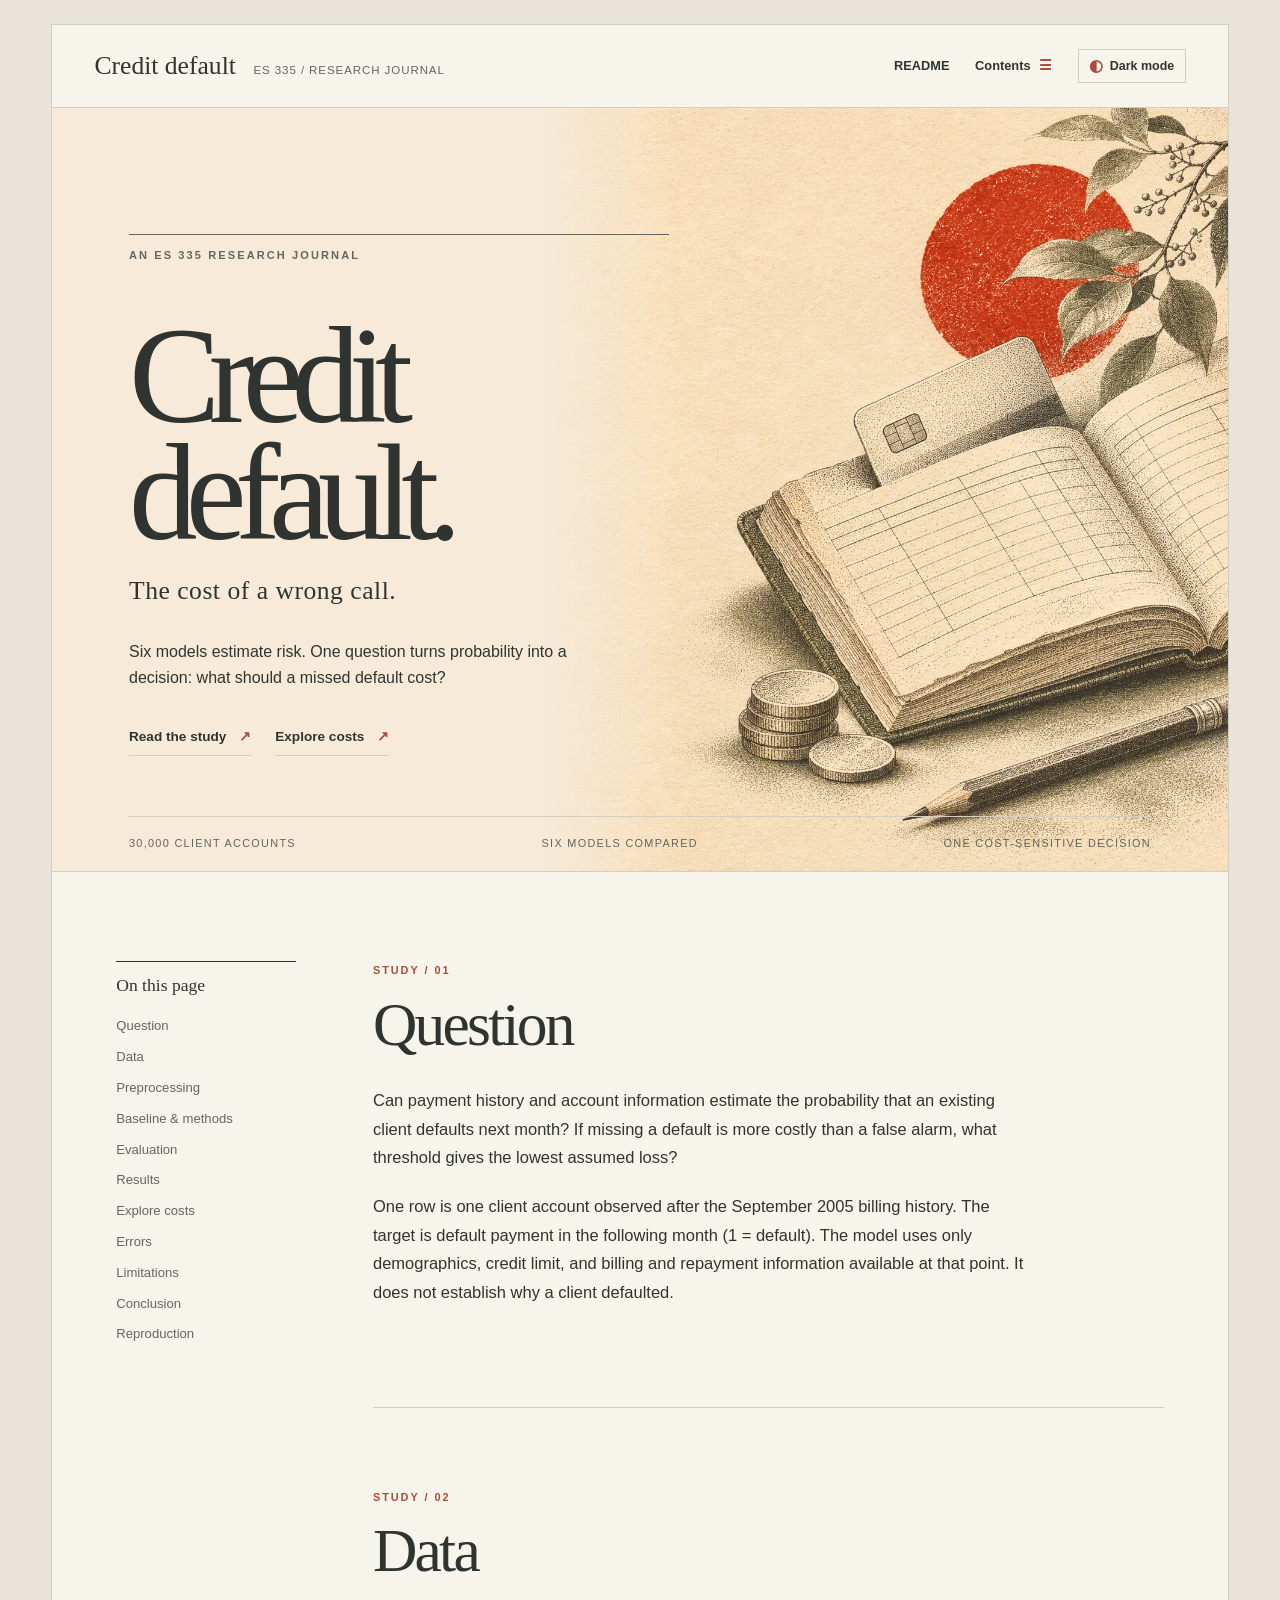
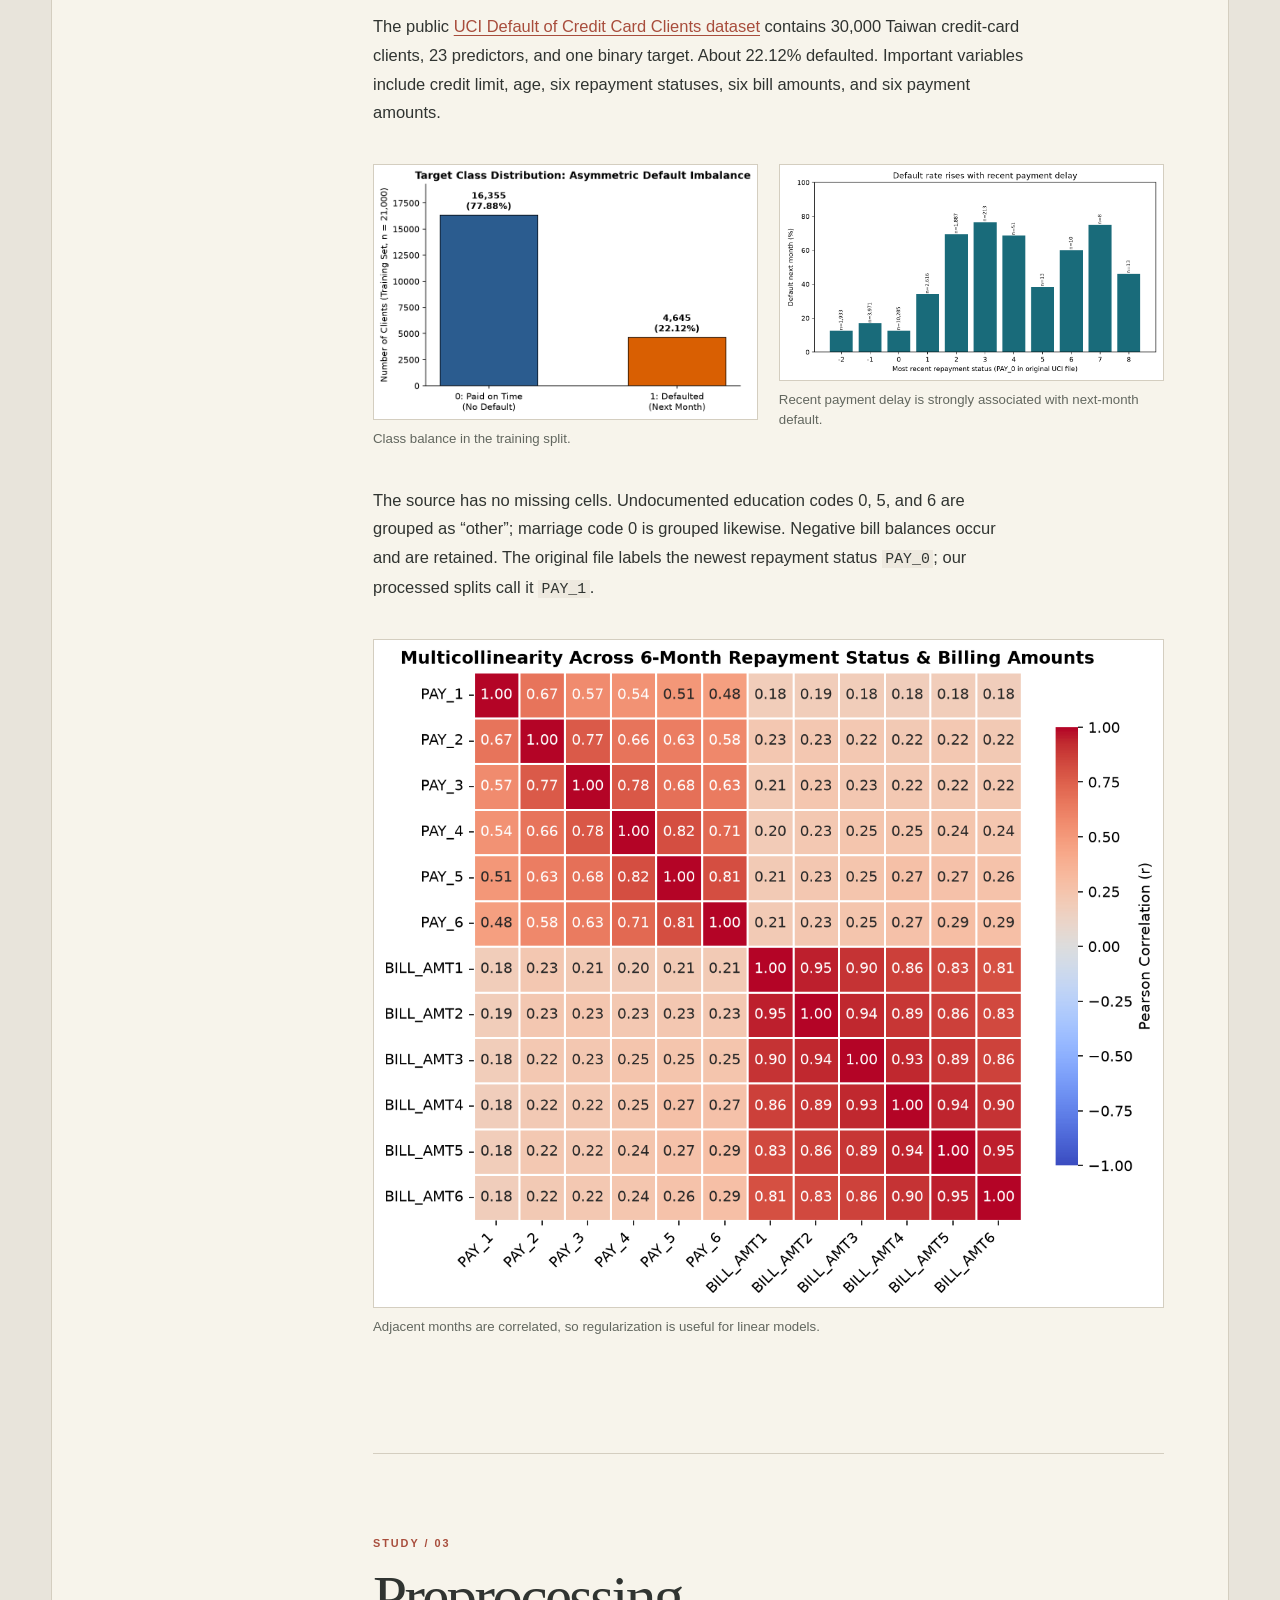
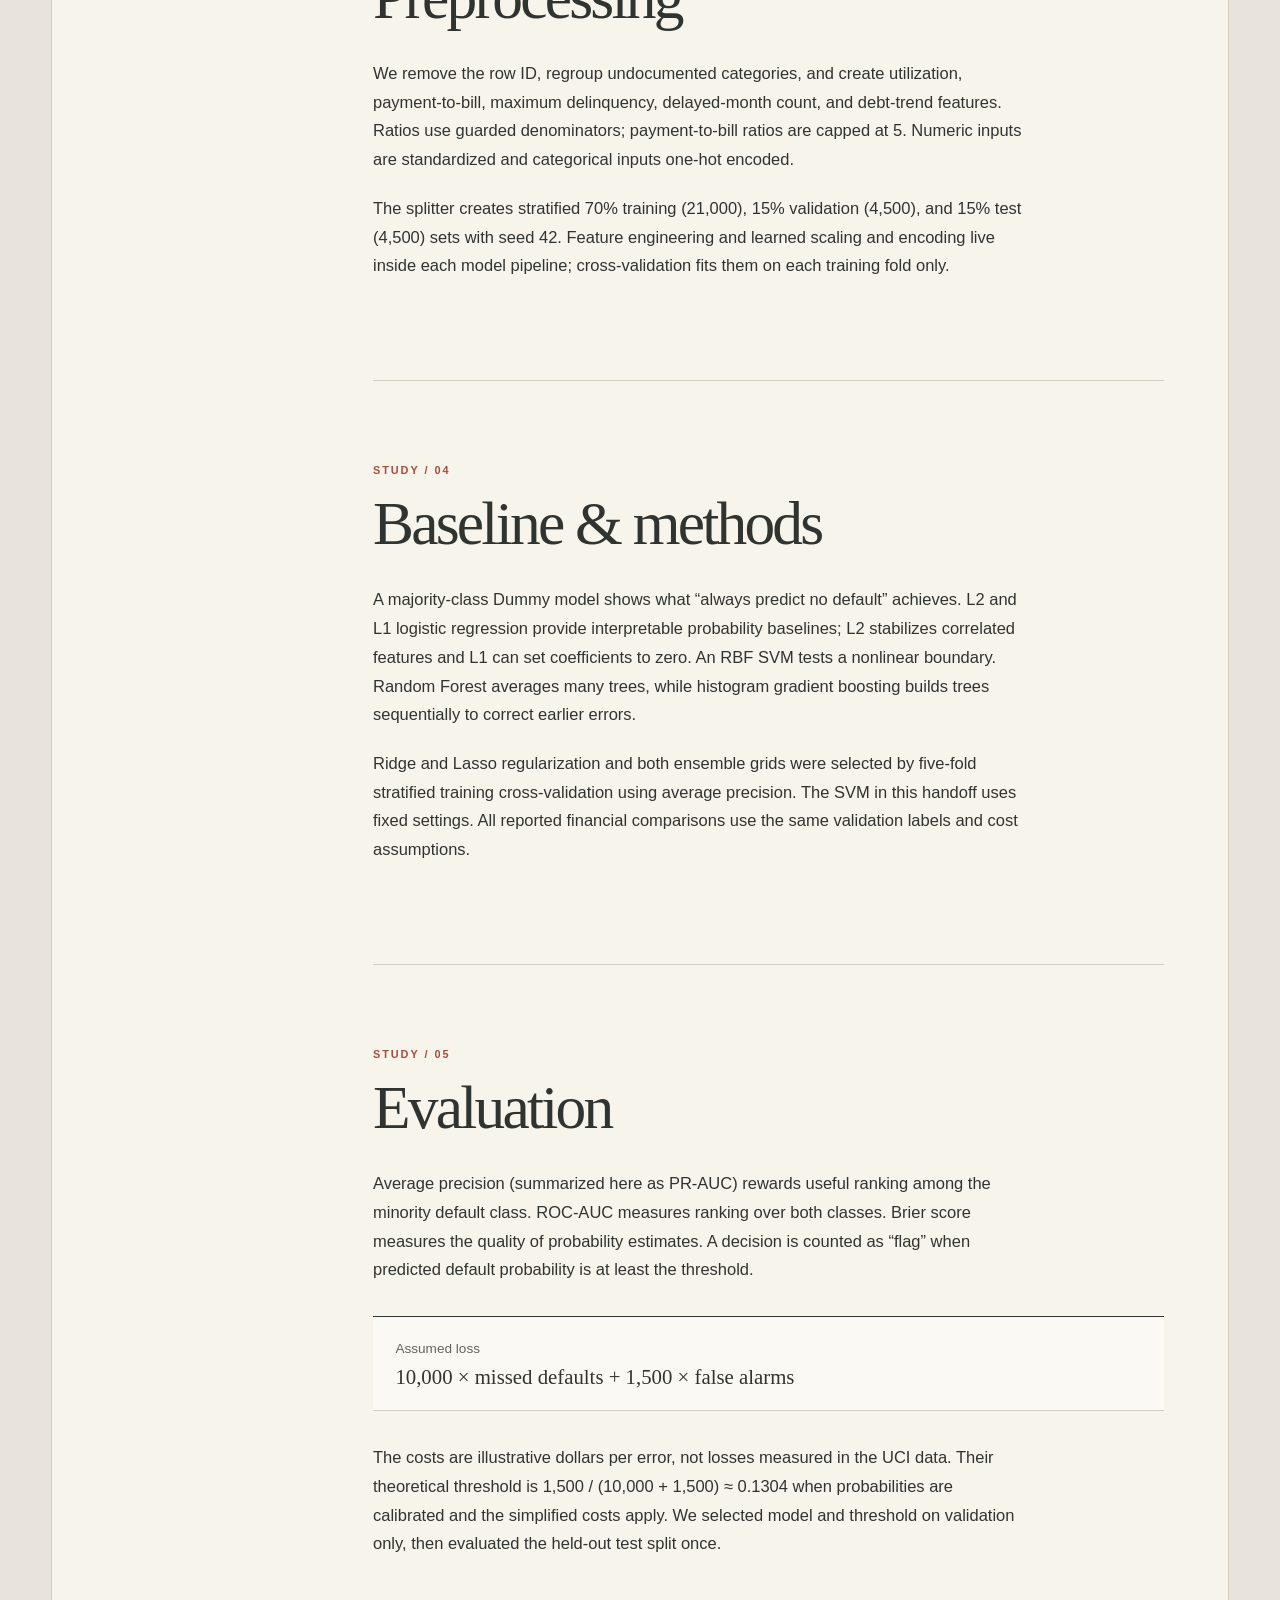
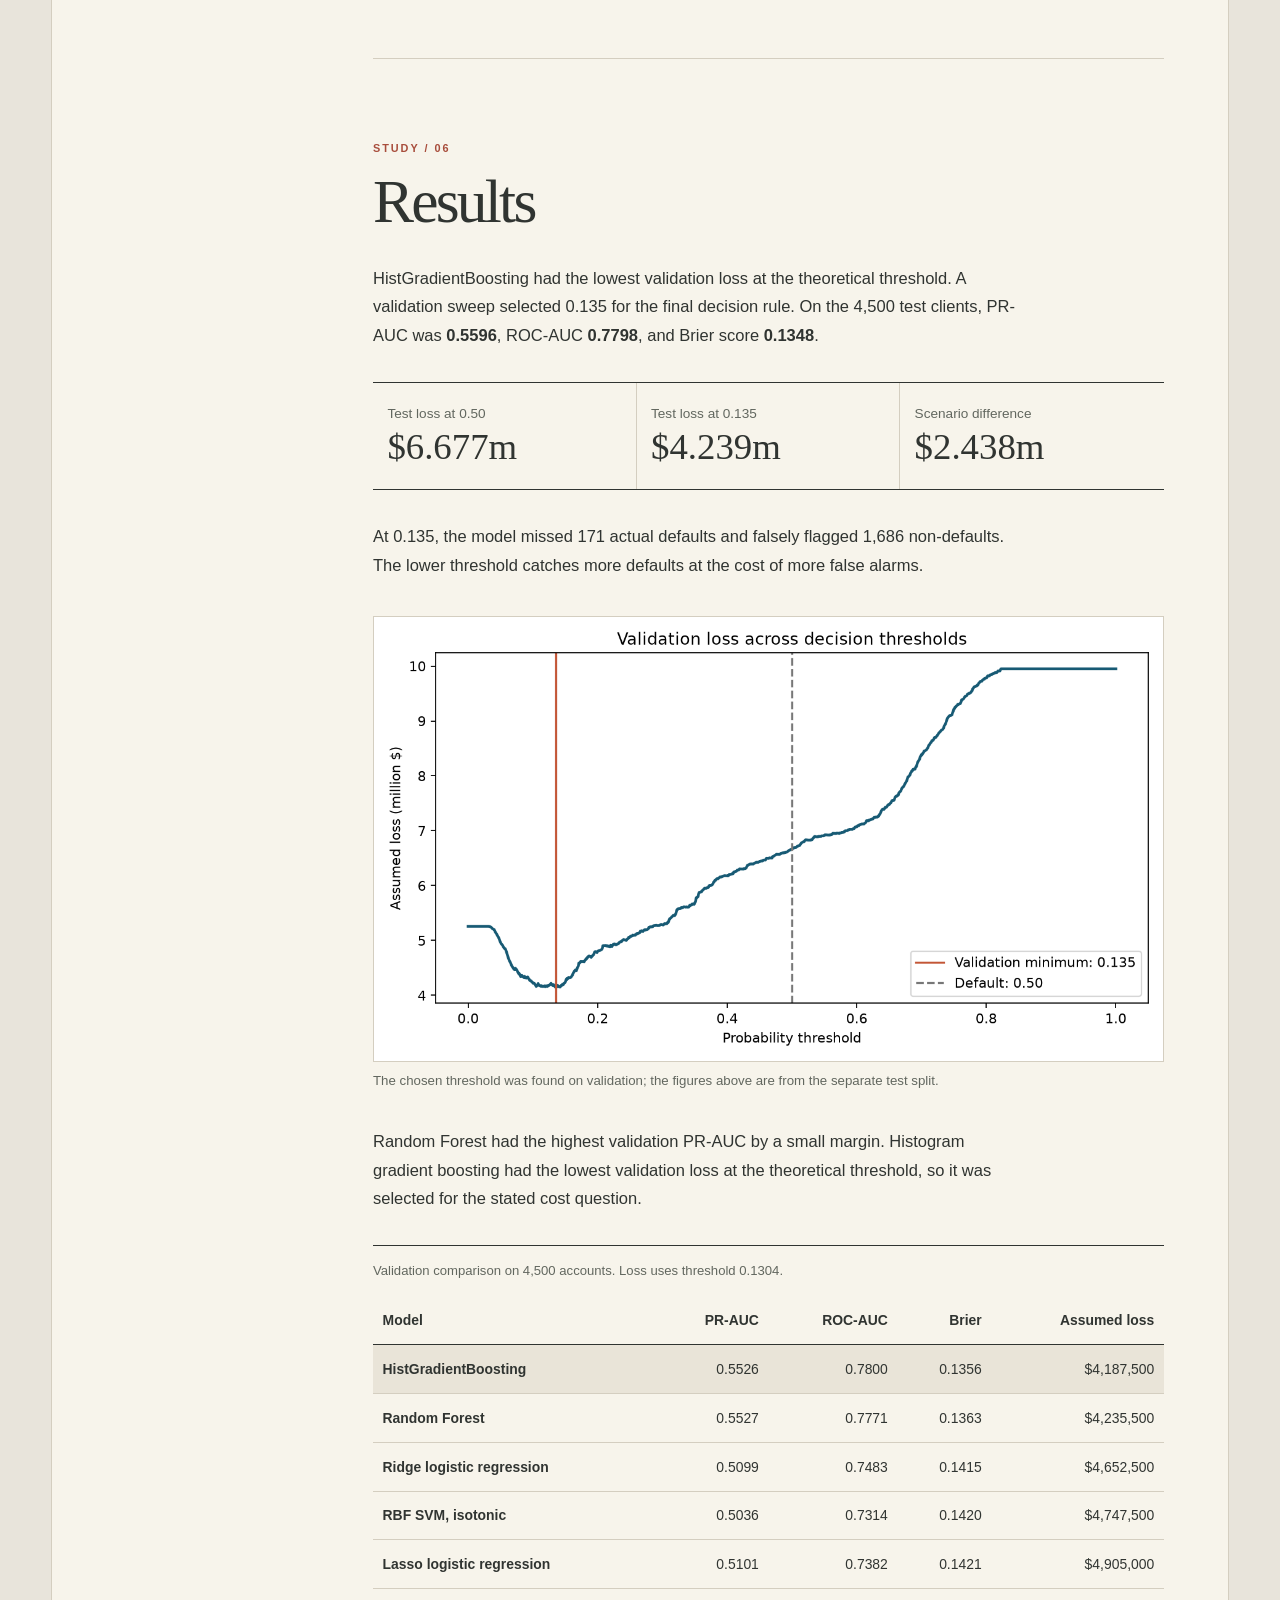
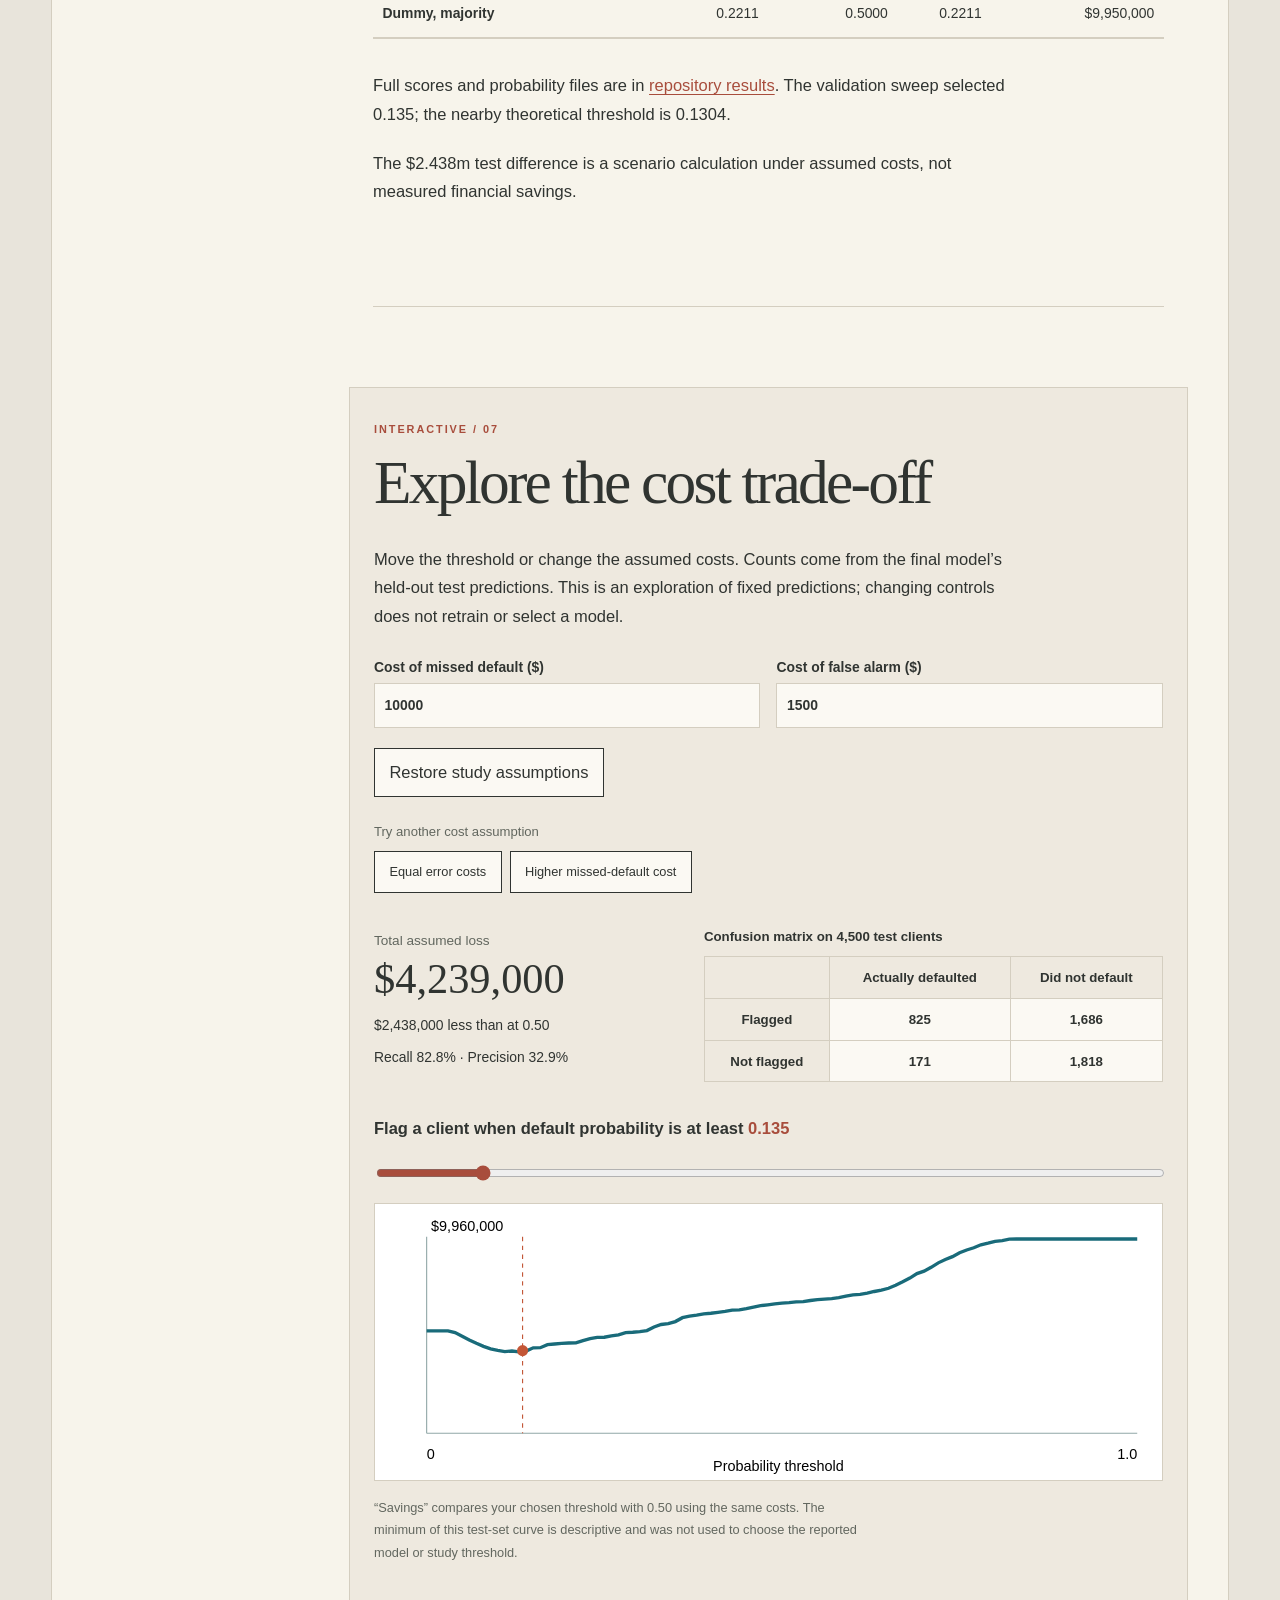
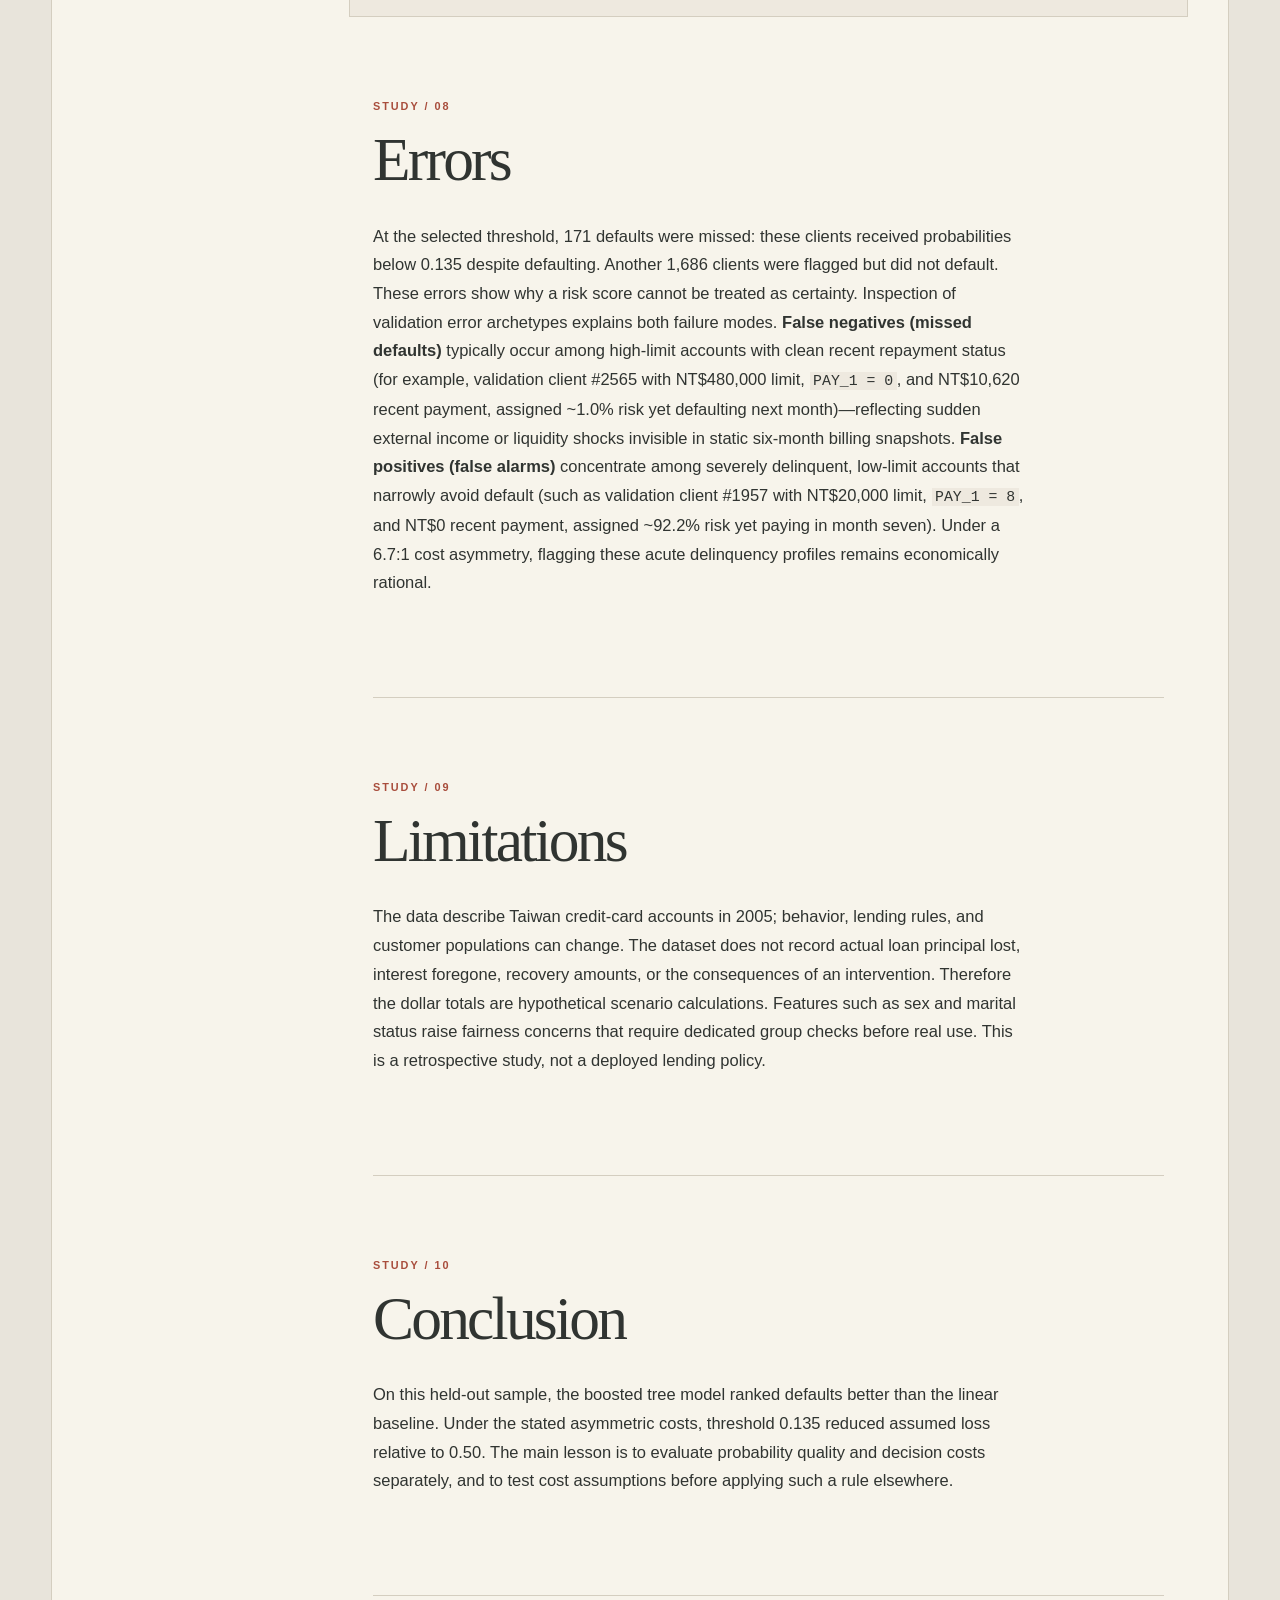
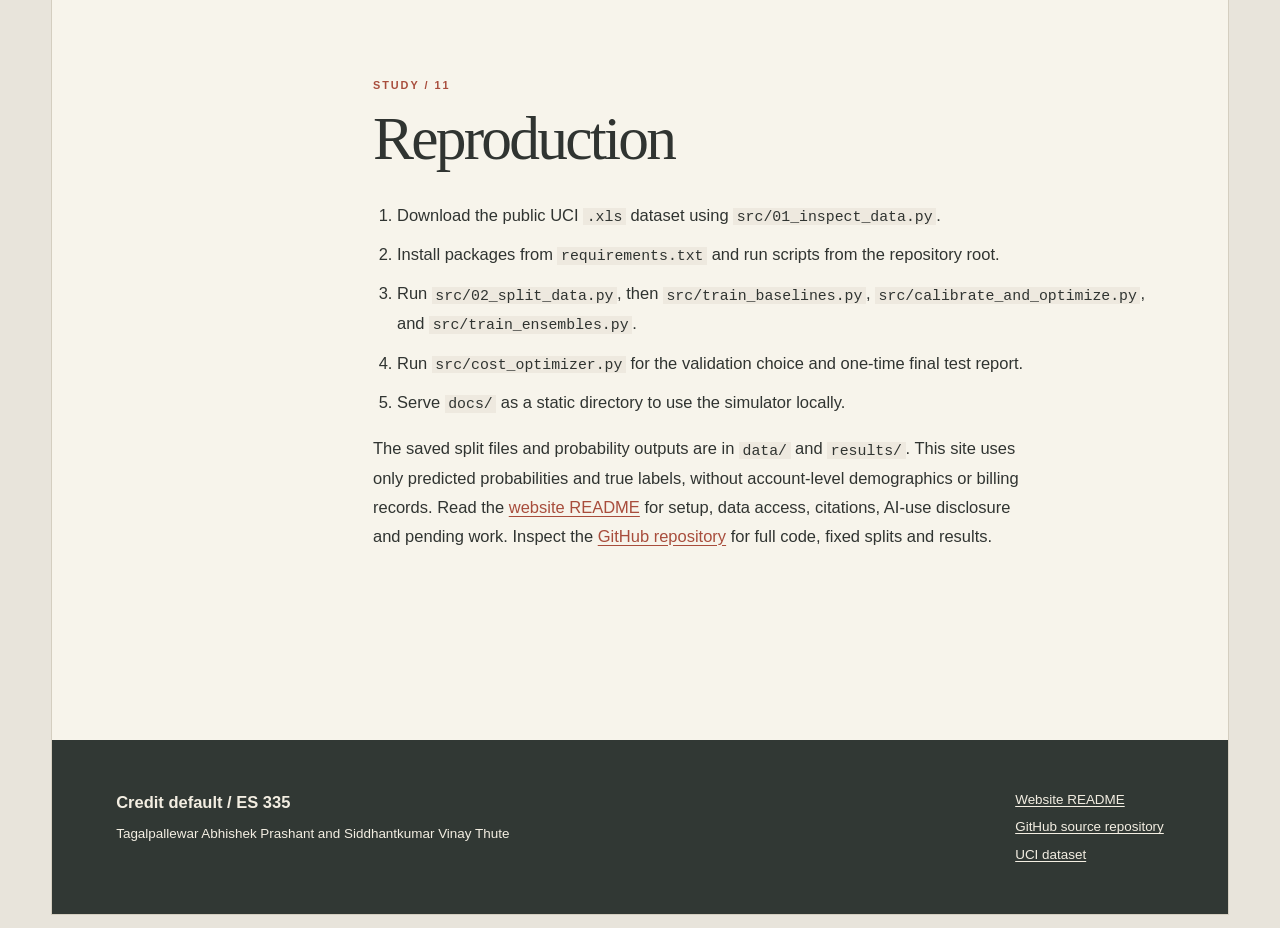
<file: archive/previous-website/index.html>
<!doctype html>
<html lang="en">
<head>
  <meta charset="utf-8">
  <meta name="viewport" content="width=device-width, initial-scale=1">
  <meta name="description" content="An interactive study of credit-card default probabilities and cost-sensitive decisions.">
  <title>Credit default | Model evidence and decision costs</title>
  <script src="theme.js"></script>
  <link rel="stylesheet" href="style.css">
  <script src="app.js" defer></script>
</head>
<body>
  <a class="skip-link" href="#question">Skip to study</a>
  <header class="masthead"><a class="brand" href="#top">Credit default<span>ES 335 / Research journal</span></a><div class="header-actions"><a class="header-link" href="readme.html">README</a><details class="nav-menu"><summary>Contents</summary><nav aria-label="Main navigation"><a href="#question">Question</a><a href="#data">Data</a><a href="#methods">Methods</a><a href="#results">Results</a><a href="#simulator">Simulator</a><a href="#reproduce">Reproduce</a><a href="https://github.com/TagalpallewarAbhishek/credit-default-prediction">GitHub</a></nav></details><button class="theme-toggle" type="button" aria-label="Switch color theme">Dark mode</button></div></header>
  <main id="top">
    <section class="hero" aria-labelledby="hero-title">
      <img class="hero-art" src="assets/hero-ledger.webp" alt="" fetchpriority="high" decoding="async">
      <div class="hero-copy"><p class="kicker">An ES 335 research journal</p><h1 id="hero-title">Credit<br>default.</h1><p class="hero-subtitle">The cost of a wrong call.</p><p class="lead">Six models estimate risk. One question turns probability into a decision: what should a missed default cost?</p><div class="hero-links"><a class="hero-link" href="#question">Read the study</a><a class="hero-link" href="#simulator">Explore costs</a></div></div>
      <div class="hero-bottom"><span>30,000 client accounts</span><span>Six models compared</span><span>One cost-sensitive decision</span></div>
    </section>
    <div class="page-grid"><aside class="contents"><p>On this page</p><a href="#question">Question</a><a href="#data">Data</a><a href="#preprocessing">Preprocessing</a><a href="#methods">Baseline & methods</a><a href="#evaluation">Evaluation</a><a href="#results">Results</a><a href="#simulator">Explore costs</a><a href="#errors">Errors</a><a href="#limitations">Limitations</a><a href="#conclusion">Conclusion</a><a href="#reproduce">Reproduction</a></aside><div class="story">
      <section id="question" class="chapter"><h2>Question</h2><p>Can payment history and account information estimate the probability that an existing client defaults next month? If missing a default is more costly than a false alarm, what threshold gives the lowest assumed loss?</p><p>One row is one client account observed after the September 2005 billing history. The target is default payment in the following month (1 = default). The model uses only demographics, credit limit, and billing and repayment information available at that point. It does not establish why a client defaulted.</p></section>
      <section id="data" class="chapter"><h2>Data</h2><p>The public <a href="https://archive.ics.uci.edu/dataset/350/default%2Bof%2Bcredit%2Bcard%2Bclients">UCI Default of Credit Card Clients dataset</a> contains 30,000 Taiwan credit-card clients, 23 predictors, and one binary target. About 22.12% defaulted. Important variables include credit limit, age, six repayment statuses, six bill amounts, and six payment amounts.</p><div class="figure-row"><figure><img src="assets/class_imbalance.png" alt="Training data: 77.88 percent did not default and 22.12 percent did." loading="lazy"><figcaption>Class balance in the training split.</figcaption></figure><figure><img src="assets/default_by_repayment_status.png" alt="Training default rate by most recent repayment status, with counts above each bar." loading="lazy"><figcaption>Recent payment delay is strongly associated with next-month default.</figcaption></figure></div><p>The source has no missing cells. Undocumented education codes 0, 5, and 6 are grouped as “other”; marriage code 0 is grouped likewise. Negative bill balances occur and are retained. The original file labels the newest repayment status <code>PAY_0</code>; our processed splits call it <code>PAY_1</code>.</p><figure class="wide-figure"><img src="assets/feature_correlation.png" alt="Correlation heatmap showing strong similarity among adjacent bill amounts and among repayment statuses." loading="lazy"><figcaption>Adjacent months are correlated, so regularization is useful for linear models.</figcaption></figure></section>
      <section id="preprocessing" class="chapter"><h2>Preprocessing</h2><p>We remove the row ID, regroup undocumented categories, and create utilization, payment-to-bill, maximum delinquency, delayed-month count, and debt-trend features. Ratios use guarded denominators; payment-to-bill ratios are capped at 5. Numeric inputs are standardized and categorical inputs one-hot encoded.</p><p>The splitter creates stratified 70% training (21,000), 15% validation (4,500), and 15% test (4,500) sets with seed 42. Feature engineering and learned scaling and encoding live inside each model pipeline; cross-validation fits them on each training fold only.</p></section>
      <section id="methods" class="chapter"><h2>Baseline & methods</h2><p>A majority-class Dummy model shows what “always predict no default” achieves. L2 and L1 logistic regression provide interpretable probability baselines; L2 stabilizes correlated features and L1 can set coefficients to zero. An RBF SVM tests a nonlinear boundary. Random Forest averages many trees, while histogram gradient boosting builds trees sequentially to correct earlier errors.</p><p>Ridge and Lasso regularization and both ensemble grids were selected by five-fold stratified training cross-validation using average precision. The SVM in this handoff uses fixed settings. All reported financial comparisons use the same validation labels and cost assumptions.</p></section>
      <section id="evaluation" class="chapter"><h2>Evaluation</h2><p>Average precision (summarized here as PR-AUC) rewards useful ranking among the minority default class. ROC-AUC measures ranking over both classes. Brier score measures the quality of probability estimates. A decision is counted as “flag” when predicted default probability is at least the threshold.</p><div class="formula"><span>Assumed loss</span><strong>10,000 × missed defaults + 1,500 × false alarms</strong></div><p>The costs are illustrative dollars per error, not losses measured in the UCI data. Their theoretical threshold is 1,500 / (10,000 + 1,500) ≈ 0.1304 when probabilities are calibrated and the simplified costs apply. We selected model and threshold on validation only, then evaluated the held-out test split once.</p></section>
      <section id="results" class="chapter"><h2>Results</h2><p>HistGradientBoosting had the lowest validation loss at the theoretical threshold. A validation sweep selected 0.135 for the final decision rule. On the 4,500 test clients, PR-AUC was <strong>0.5596</strong>, ROC-AUC <strong>0.7798</strong>, and Brier score <strong>0.1348</strong>.</p><div class="result-band"><div><span>Test loss at 0.50</span><strong>$6.677m</strong></div><div><span>Test loss at 0.135</span><strong>$4.239m</strong></div><div><span>Scenario difference</span><strong>$2.438m</strong></div></div><p>At 0.135, the model missed 171 actual defaults and falsely flagged 1,686 non-defaults. The lower threshold catches more defaults at the cost of more false alarms.</p><figure class="wide-figure"><img src="assets/final_cost_curve.png" alt="Validation cost curve for HistGradientBoosting with minimum at 0.135 and reference threshold 0.50." loading="lazy"><figcaption>The chosen threshold was found on validation; the figures above are from the separate test split.</figcaption></figure><p>Random Forest had the highest validation PR-AUC by a small margin. Histogram gradient boosting had the lowest validation loss at the theoretical threshold, so it was selected for the stated cost question.</p>
<div class="table-scroll"><table class="results-table"><caption>Validation comparison on 4,500 accounts. Loss uses threshold 0.1304.</caption><thead><tr><th scope="col">Model</th><th scope="col">PR-AUC</th><th scope="col">ROC-AUC</th><th scope="col">Brier</th><th scope="col">Assumed loss</th></tr></thead><tbody>
<tr class="winner"><th scope="row">HistGradientBoosting</th><td>0.5526</td><td>0.7800</td><td>0.1356</td><td>$4,187,500</td></tr>
<tr><th scope="row">Random Forest</th><td>0.5527</td><td>0.7771</td><td>0.1363</td><td>$4,235,500</td></tr>
<tr><th scope="row">Ridge logistic regression</th><td>0.5099</td><td>0.7483</td><td>0.1415</td><td>$4,652,500</td></tr>
<tr><th scope="row">RBF SVM, isotonic</th><td>0.5036</td><td>0.7314</td><td>0.1420</td><td>$4,747,500</td></tr>
<tr><th scope="row">Lasso logistic regression</th><td>0.5101</td><td>0.7382</td><td>0.1421</td><td>$4,905,000</td></tr>
<tr><th scope="row">Dummy, majority</th><td>0.2211</td><td>0.5000</td><td>0.2211</td><td>$9,950,000</td></tr>
</tbody></table></div>
<p>Full scores and probability files are in <a href="https://github.com/TagalpallewarAbhishek/credit-default-prediction/tree/main/results">repository results</a>. The validation sweep selected 0.135; the nearby theoretical threshold is 0.1304.</p>
<p>The $2.438m test difference is a scenario calculation under assumed costs, not measured financial savings.</p></section>
      <section id="simulator" class="chapter simulator"><h2>Explore the cost trade-off</h2><p>Move the threshold or change the assumed costs. Counts come from the final model’s held-out test predictions. This is an exploration of fixed predictions; changing controls does not retrain or select a model.</p><div id="sim-status" role="status">Loading test predictions…</div><div class="controls"><div class="cost-controls"><label>Cost of missed default ($)<input id="fn-cost" type="number" min="0" step="100" value="10000"></label><label>Cost of false alarm ($)<input id="fp-cost" type="number" min="0" step="100" value="1500"></label></div><button id="reset" type="button">Restore study assumptions</button></div><div class="presets" role="group" aria-label="Example cost scenarios"><span>Try another cost assumption</span><button type="button" data-fn-cost="1500" data-fp-cost="1500">Equal error costs</button><button type="button" data-fn-cost="20000" data-fp-cost="1500">Higher missed-default cost</button></div><div class="sim-results"><div class="sim-total"><span>Total assumed loss</span><strong id="total-loss">—</strong><p id="savings">—</p><p id="rates">—</p></div><div class="matrix-wrap"><table class="matrix"><caption>Confusion matrix on 4,500 test clients</caption><thead><tr><th></th><th>Actually defaulted</th><th>Did not default</th></tr></thead><tbody><tr><th>Flagged</th><td id="tp">—</td><td id="fp">—</td></tr><tr><th>Not flagged</th><td id="fn">—</td><td id="tn">—</td></tr></tbody></table></div></div><div class="controls threshold-control"><label for="threshold">Flag a client when default probability is at least <output id="threshold-value">0.135</output></label><input id="threshold" type="range" min="0.01" max="0.99" step="0.001" value="0.135"></div><div class="chart-wrap"><svg id="cost-chart" viewBox="0 0 700 240" role="img" aria-label="Assumed loss across thresholds for the selected costs"></svg></div><p class="small-note">“Savings” compares your chosen threshold with 0.50 using the same costs. The minimum of this test-set curve is descriptive and was not used to choose the reported model or study threshold.</p></section>
      <section id="errors" class="chapter"><h2>Errors</h2><p>At the selected threshold, 171 defaults were missed: these clients received probabilities below 0.135 despite defaulting. Another 1,686 clients were flagged but did not default. These errors show why a risk score cannot be treated as certainty. Inspection of validation error archetypes explains both failure modes. <strong>False negatives (missed defaults)</strong> typically occur among high-limit accounts with clean recent repayment status (for example, validation client #2565 with NT$480,000 limit, <code>PAY_1 = 0</code>, and NT$10,620 recent payment, assigned ~1.0% risk yet defaulting next month)—reflecting sudden external income or liquidity shocks invisible in static six-month billing snapshots. <strong>False positives (false alarms)</strong> concentrate among severely delinquent, low-limit accounts that narrowly avoid default (such as validation client #1957 with NT$20,000 limit, <code>PAY_1 = 8</code>, and NT$0 recent payment, assigned ~92.2% risk yet paying in month seven). Under a 6.7:1 cost asymmetry, flagging these acute delinquency profiles remains economically rational.</p></section>
      <section id="limitations" class="chapter"><h2>Limitations</h2><p>The data describe Taiwan credit-card accounts in 2005; behavior, lending rules, and customer populations can change. The dataset does not record actual loan principal lost, interest foregone, recovery amounts, or the consequences of an intervention. Therefore the dollar totals are hypothetical scenario calculations. Features such as sex and marital status raise fairness concerns that require dedicated group checks before real use. This is a retrospective study, not a deployed lending policy.</p></section>
      <section id="conclusion" class="chapter"><h2>Conclusion</h2><p>On this held-out sample, the boosted tree model ranked defaults better than the linear baseline. Under the stated asymmetric costs, threshold 0.135 reduced assumed loss relative to 0.50. The main lesson is to evaluate probability quality and decision costs separately, and to test cost assumptions before applying such a rule elsewhere.</p></section>
      <section id="reproduce" class="chapter"><h2>Reproduction</h2><ol><li>Download the public UCI <code>.xls</code> dataset using <code>src/01_inspect_data.py</code>.</li><li>Install packages from <code>requirements.txt</code> and run scripts from the repository root.</li><li>Run <code>src/02_split_data.py</code>, then <code>src/train_baselines.py</code>, <code>src/calibrate_and_optimize.py</code>, and <code>src/train_ensembles.py</code>.</li><li>Run <code>src/cost_optimizer.py</code> for the validation choice and one-time final test report.</li><li>Serve <code>docs/</code> as a static directory to use the simulator locally.</li></ol><p>The saved split files and probability outputs are in <code>data/</code> and <code>results/</code>. This site uses only predicted probabilities and true labels, without account-level demographics or billing records. Read the <a href="readme.html">website README</a> for setup, data access, citations, AI-use disclosure and pending work. Inspect the <a href="https://github.com/TagalpallewarAbhishek/credit-default-prediction">GitHub repository</a> for full code, fixed splits and results.</p></section>
    </div></div>
  </main><footer class="site-footer"><div><strong>Credit default / ES 335</strong><p>Tagalpallewar Abhishek Prashant and Siddhantkumar Vinay Thute</p></div><div><a href="readme.html">Website README</a><a href="https://github.com/TagalpallewarAbhishek/credit-default-prediction">GitHub source repository</a><a href="https://archive.ics.uci.edu/dataset/350/default+of+credit+card+clients">UCI dataset</a></div></footer>
</body></html>
</file>
<file: archive/previous-website/style.css>
:root {
  color-scheme: light;
  --outer: #e8e4db;
  --paper: #f7f4eb;
  --surface: #fbf9f3;
  --hero-paper: #f7ead8;
  --ink: #303431;
  --muted: #62675f;
  --line: #d4cec0;
  --accent: #a84d3c;
  --accent-soft: #eee0d2;
  --panel: #eee9df;
  --winner: #e9e4d8;
  --notice: #f1e5d9;
  --notice-ink: #844430;
  --footer: #313834;
  --footer-ink: #f3eee2;
}

html[data-theme="dark"] {
  color-scheme: dark;
  --outer: #171c1a;
  --paper: #222924;
  --surface: #28312a;
  --hero-paper: #252a25;
  --ink: #f0eadd;
  --muted: #bec3b8;
  --line: #4d584e;
  --accent: #df927b;
  --accent-soft: #423631;
  --panel: #2e382f;
  --winner: #38443a;
  --notice: #42352e;
  --notice-ink: #f0c1a8;
  --footer: #151b18;
  --footer-ink: #eee7d9;
}

* { box-sizing: border-box; }
html { scroll-behavior: smooth; }
body { margin: 0; padding: 24px clamp(12px, 4vw, 72px); background: var(--outer); color: var(--ink); font: 16.5px/1.74 "Segoe UI", Arial, sans-serif; }
a { color: var(--accent); text-underline-offset: .18em; }
a:hover { text-decoration-thickness: 2px; }
:focus-visible { outline: 3px solid var(--accent); outline-offset: 4px; }
h1, h2, h3 { font-family: Georgia, "Times New Roman", serif; font-weight: 400; line-height: 1.1; }
h2 { font-size: clamp(2.7rem, 4.8vw, 4.4rem); letter-spacing: -.045em; margin: 0 0 .45em; }
@media (hover: hover) and (prefers-reduced-motion: no-preference) {
  h1, h2, h3, .contents p { transition: transform .2s ease; transform-origin: left center; }
  h1:hover, h2:hover, h3:hover, .contents p:hover { transform: scale(1.025); }
}
p { max-width: 71ch; }
strong { font-weight: 700; }
code { padding: .05rem .22rem; background: var(--panel); font-size: .9em; }
li { margin-bottom: .6rem; }
ol, ul { padding-left: 1.5rem; }
.skip-link { position: absolute; top: -5rem; left: 1rem; z-index: 50; padding: .5rem .85rem; background: var(--ink); color: var(--paper); }
.skip-link:focus { top: 1rem; }

.masthead, main, .site-footer { max-width: 1440px; margin-inline: auto; }
.masthead { position: relative; z-index: 30; display: flex; align-items: center; justify-content: space-between; gap: 2rem; min-height: 83px; padding: 1rem clamp(22px, 3.3vw, 52px); background: var(--paper); border: 1px solid var(--line); border-bottom: 0; }
.brand { display: inline-flex; align-items: baseline; gap: 1.1rem; color: var(--ink); text-decoration: none; font: 400 1.6rem/1 Georgia, "Times New Roman", serif; white-space: nowrap; }
.brand span { color: var(--muted); font: 500 .72rem/1.2 "Segoe UI", Arial, sans-serif; letter-spacing: .08em; text-transform: uppercase; }
.header-actions { display: flex; align-items: center; gap: 1.6rem; }
.header-link, .nav-menu summary { color: var(--ink); font-size: .8rem; font-weight: 600; text-decoration: none; cursor: pointer; }
.header-link:hover, .nav-menu summary:hover { color: var(--accent); }
.nav-menu { position: relative; }
.nav-menu summary { list-style: none; }
.nav-menu summary::-webkit-details-marker { display: none; }
.nav-menu summary::after { content: "☰"; margin-left: .55rem; font-size: .9rem; color: var(--accent); }
.nav-menu[open] summary::after { content: "×"; font-size: 1.15rem; }
.nav-menu nav { position: absolute; top: calc(100% + 1.3rem); right: -1rem; display: grid; min-width: 190px; padding: .7rem; background: var(--surface); border: 1px solid var(--line); box-shadow: 0 15px 35px #0002; }
.nav-menu nav a { padding: .35rem .65rem; color: var(--ink); text-decoration: none; font-size: .84rem; }
.nav-menu nav a:hover { color: var(--accent); background: var(--accent-soft); }
.theme-toggle { flex: none; padding: .36rem .65rem; background: transparent; color: var(--ink); border: 1px solid var(--line); font: 600 .78rem/1.3 "Segoe UI", Arial, sans-serif; cursor: pointer; }
.theme-toggle::before { content: "◐"; margin-right: .4rem; color: var(--accent); font-size: 1rem; vertical-align: -.05em; }
.theme-toggle:hover { border-color: var(--accent); }

main { overflow: clip; background: var(--paper); border-left: 1px solid var(--line); border-right: 1px solid var(--line); }
.hero { position: relative; display: grid; align-items: center; min-height: min(780px, 82vh); padding: clamp(5rem, 9vw, 9rem) clamp(32px, 6vw, 86px) 6rem; isolation: isolate; overflow: hidden; background: var(--hero-paper); border-top: 1px solid var(--line); border-bottom: 1px solid var(--line); }
.hero-art { position: absolute; z-index: 0; inset: 0 0 0 auto; width: 58%; height: 100%; object-fit: cover; object-position: center; -webkit-mask-image: linear-gradient(to right, transparent, black 19%); mask-image: linear-gradient(to right, transparent, black 19%); }
html[data-theme="dark"] .hero-art { filter: brightness(.6) saturate(.65); opacity: .7; }
.hero-copy { position: relative; z-index: 1; max-width: min(58%, 660px); padding-bottom: 1.2rem; }
.hero .kicker { max-width: 540px; padding-top: .7rem; border-top: 1px solid var(--muted); color: var(--muted); font-size: .69rem; font-weight: 700; letter-spacing: .19em; text-transform: uppercase; }
.hero h1 { margin: .38em 0 .15em; font: 400 clamp(5rem, 10.7vw, 10.5rem)/.86 Georgia, "Times New Roman", serif; letter-spacing: -.085em; }
.hero-subtitle { margin: .6rem 0 2rem; font: 400 clamp(1.25rem, 2vw, 1.8rem)/1.3 Georgia, "Times New Roman", serif; letter-spacing: .02em; }
.hero .lead { max-width: 450px; font-size: 1rem; line-height: 1.65; }
.hero-links { display: flex; flex-wrap: wrap; gap: 1.5rem; margin-top: 2.1rem; }
.hero-link { display: inline-block; padding-bottom: .35rem; border-bottom: 1px solid var(--line); color: var(--ink); text-decoration: none; font-size: .85rem; font-weight: 650; }
.hero-link::after { content: "↗"; margin-left: .8rem; color: var(--accent); }
.hero-link:hover { border-color: var(--accent); }
.hero-bottom { position: absolute; z-index: 1; right: clamp(32px, 6vw, 86px); bottom: 0; left: clamp(32px, 6vw, 86px); display: flex; gap: 2rem; justify-content: space-between; padding: 1.1rem 0; border-top: 1px solid var(--line); color: var(--muted); font-size: .68rem; letter-spacing: .12em; text-transform: uppercase; }

.page-grid { display: grid; grid-template-columns: 180px minmax(0, 900px); gap: clamp(2.5rem, 6vw, 6rem); max-width: 1280px; margin: 0 auto; padding: clamp(4rem, 7vw, 7rem) clamp(28px, 5vw, 72px); }
.contents { position: sticky; top: 2rem; align-self: start; display: flex; flex-direction: column; gap: .3rem; padding-top: .8rem; border-top: 1px solid var(--ink); font-size: .82rem; }
.contents p { margin: 0 0 .8rem; font: 400 1.1rem Georgia, "Times New Roman", serif; }
.contents a { padding: .1rem 0; color: var(--muted); text-decoration: none; }
.contents a:hover { color: var(--accent); text-decoration: underline; }
.story { min-width: 0; counter-reset: chapter; }
.chapter { counter-increment: chapter; padding: 0 0 5rem; margin: 0 0 5rem; border-bottom: 1px solid var(--line); scroll-margin-top: 2rem; }
.chapter::before { content: "STUDY / " counter(chapter, decimal-leading-zero); display: block; margin-bottom: .65rem; color: var(--accent); font-size: .68rem; font-weight: 700; letter-spacing: .18em; }
.chapter:last-child { margin-bottom: 0; border: 0; }
.chapter p { margin: 0 0 1.25rem; }
.figure-row { display: grid; grid-template-columns: 1fr 1fr; gap: 1.3rem; margin: 2.3rem 0; }
figure, .wide-figure { margin: 0; }
figure img { display: block; width: 100%; height: auto; background: #fff; border: 1px solid var(--line); }
figcaption { margin-top: .55rem; color: var(--muted); font-size: .83rem; line-height: 1.48; }
.wide-figure { margin: 2.3rem 0; }
.formula { display: flex; flex-direction: column; gap: .15rem; margin: 2rem 0; padding: 1.25rem 1.4rem; background: var(--surface); border-top: 1px solid var(--ink); border-bottom: 1px solid var(--line); }
.formula span, .result-band span, .sim-total span { color: var(--muted); font-size: .85rem; }
.formula strong { font: 400 1.3rem/1.3 Georgia, "Times New Roman", serif; }
.result-band { display: grid; grid-template-columns: repeat(3, 1fr); margin: 2rem 0; border-top: 1px solid var(--ink); border-bottom: 1px solid var(--ink); }
.result-band div { padding: 1.2rem .9rem; border-right: 1px solid var(--line); }
.result-band div:last-child { border-right: 0; }
.result-band span, .result-band strong { display: block; }
.result-band strong { font: 400 clamp(1.5rem, 3vw, 2.3rem)/1.2 Georgia, "Times New Roman", serif; font-variant-numeric: tabular-nums; }
.table-scroll { max-width: 100%; overflow-x: auto; margin: 2rem 0; border-top: 1px solid var(--ink); border-bottom: 1px solid var(--line); }
.results-table { width: 100%; min-width: 650px; border-collapse: collapse; font-size: .87rem; font-variant-numeric: tabular-nums; }
.results-table caption { padding: .85rem 0; color: var(--muted); text-align: left; font-size: .82rem; }
.results-table th, .results-table td { padding: .74rem .6rem; border-bottom: 1px solid var(--line); text-align: right; }
.results-table th:first-child { text-align: left; }
.results-table thead th { border-bottom: 1px solid var(--ink); }
.results-table tbody th { font-weight: 550; }
.results-table .winner { background: var(--winner); }
.results-table .winner th { font-weight: 750; }

.simulator { margin-inline: -1.5rem; padding: 2rem 1.5rem; background: var(--panel); border: 1px solid var(--line); }
.simulator::before { content: "INTERACTIVE / " counter(chapter, decimal-leading-zero); }
.controls { display: grid; gap: 1.25rem; margin-top: 1.5rem; }
.controls > label { font-weight: 650; }
.controls output { color: var(--accent); font-variant-numeric: tabular-nums; }
.threshold-control { margin-bottom: 1.25rem; }
input[type="range"] { width: 100%; accent-color: var(--accent); }
.cost-controls { display: grid; grid-template-columns: 1fr 1fr; gap: 1rem; }
.cost-controls label { font-size: .87rem; font-weight: 650; }
.cost-controls input { display: block; width: 100%; margin-top: .25rem; padding: .6rem; border: 1px solid var(--line); background: var(--surface); color: var(--ink); font: inherit; }
button { justify-self: start; padding: .55rem .9rem; border: 1px solid var(--ink); background: var(--surface); color: var(--ink); font: inherit; cursor: pointer; }
button:hover { background: var(--ink); color: var(--surface); }
.presets { display: flex; align-items: center; gap: .5rem; flex-wrap: wrap; margin-top: 1.5rem; }
.presets span { width: 100%; color: var(--muted); font-size: .82rem; }
.presets button { font-size: .8rem; }
.sim-results { display: grid; grid-template-columns: 1fr 1.5fr; gap: 1.5rem; margin: 2rem 0; }
.sim-total strong { display: block; font: 400 2.65rem/1.2 Georgia, "Times New Roman", serif; font-variant-numeric: tabular-nums; }
.sim-total p { margin: .5rem 0; font-size: .87rem; }
.matrix { width: 100%; border-collapse: collapse; font-size: .83rem; text-align: center; }
.matrix caption { margin-bottom: .5rem; text-align: left; font-weight: 650; }
.matrix th, .matrix td { padding: .55rem; border: 1px solid var(--line); }
.matrix th { font-weight: 600; }
.matrix td { background: var(--surface); font-weight: 750; font-variant-numeric: tabular-nums; }
.chart-wrap { padding: .3rem; background: #fff; border: 1px solid var(--line); }
#cost-chart { display: block; width: 100%; height: auto; }
.small-note { margin-top: 1rem !important; color: var(--muted); font-size: .8rem; }
.pending-inline, .pending strong { color: var(--notice-ink); font-weight: 750; }
.pending { margin: 1.5rem 0; padding: 1rem 1.2rem; background: var(--notice); border-left: 3px solid var(--notice-ink); }
.pending p { margin: .35rem 0 0; }

.site-footer { display: flex; justify-content: space-between; gap: 2rem; padding: 3rem clamp(28px, 5vw, 72px); background: var(--footer); color: var(--footer-ink); border: 1px solid var(--line); border-top: 0; }
.site-footer p { margin: .35rem 0 0; font-size: .84rem; }
.site-footer > div:last-child { display: flex; flex-direction: column; gap: .25rem; }
.site-footer a { color: var(--footer-ink); font-size: .84rem; }
.readme-page { max-width: 1440px; padding: 5rem max(5vw, 28px); }
.readme-intro, .readme-page .chapter { max-width: 850px; margin-inline: auto; }
.readme-intro { margin-bottom: 4rem; }
.readme-intro .kicker { color: var(--accent); font-size: .7rem; font-weight: 700; letter-spacing: .16em; text-transform: uppercase; }
.readme-intro h1 { margin: .25em 0; font: 400 clamp(4rem, 8vw, 7rem)/1 Georgia, "Times New Roman", serif; letter-spacing: -.07em; }
.readme-page { counter-reset: readme; }
.readme-page .chapter { counter-increment: readme; margin-bottom: 3.5rem; padding-bottom: 3.5rem; }
.readme-page .chapter::before { content: "README / " counter(readme, decimal-leading-zero); }
.readme-page pre { overflow-x: auto; padding: 1.4rem; background: var(--footer); color: var(--footer-ink); line-height: 1.55; font-size: .85rem; }
.readme-page pre code { padding: 0; background: none; color: inherit; }

@media (max-width: 950px) {
  .hero { min-height: 690px; }
  .hero-copy { max-width: 63%; }
  .hero h1 { font-size: clamp(5rem, 10.5vw, 8rem); }
  .page-grid { grid-template-columns: 150px minmax(0, 1fr); gap: 3rem; }
}

@media (max-width: 720px) {
  body { padding: 0; font-size: 16px; }
  .masthead { min-height: 72px; border-left: 0; border-right: 0; }
  .brand { font-size: 1.3rem; }
  .brand span { display: none; }
  .header-actions { gap: .8rem; }
  .header-link { display: none; }
  .hero { display: grid; min-height: 0; padding: 4.5rem 26px 0; }
  .hero-copy { grid-row: 1; max-width: 100%; padding: 0; }
  .hero h1 { font-size: clamp(4.8rem, 15vw, 7.5rem); }
  .hero-art { position: relative; z-index: 0; grid-row: 2; width: calc(100% + 52px); height: auto; max-height: 470px; margin: 1rem -26px 0; object-fit: cover; object-position: center; -webkit-mask-image: none; mask-image: none; }
  .hero-bottom { position: relative; right: auto; bottom: auto; left: auto; grid-row: 3; flex-wrap: wrap; justify-content: flex-start; gap: .5rem 1.3rem; padding: 1.2rem 0; }
  .page-grid { grid-template-columns: 1fr; padding: 4rem 26px; }
  .contents { position: static; flex-direction: row; flex-wrap: wrap; gap: .4rem 1rem; }
  .contents p { width: 100%; margin-bottom: .25rem; }
  .chapter { padding-bottom: 3.7rem; margin-bottom: 3.7rem; }
  .figure-row, .sim-results, .cost-controls, .result-band { grid-template-columns: 1fr; }
  .result-band div { border-right: 0; border-bottom: 1px solid var(--line); }
  .result-band div:last-child { border-bottom: 0; }
  .simulator { margin-inline: 0; padding: 1.2rem; }
  .matrix { font-size: .72rem; }
  .matrix th, .matrix td { padding: .32rem; }
  .site-footer { flex-direction: column; }
  .readme-page { padding: 4rem 26px; }
}

@media (prefers-reduced-motion: reduce) { html { scroll-behavior: auto; } }
</file>
